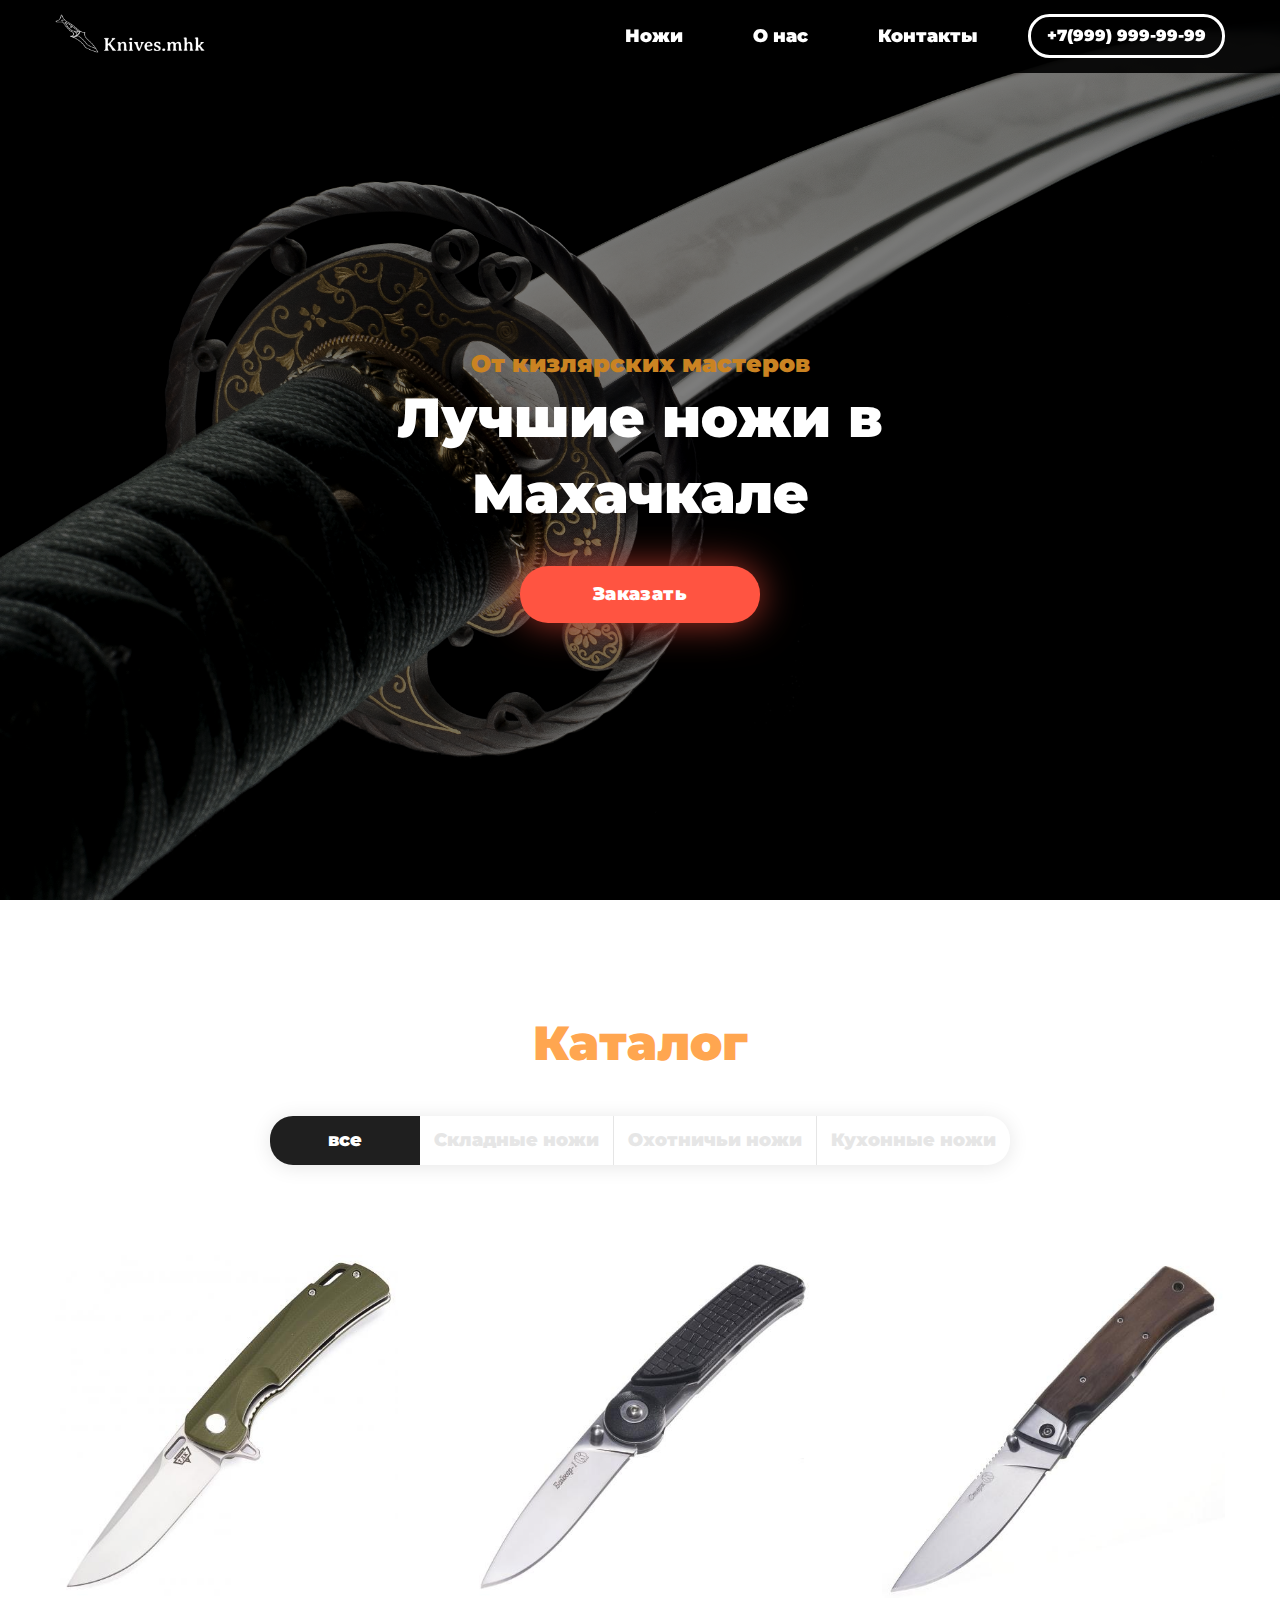
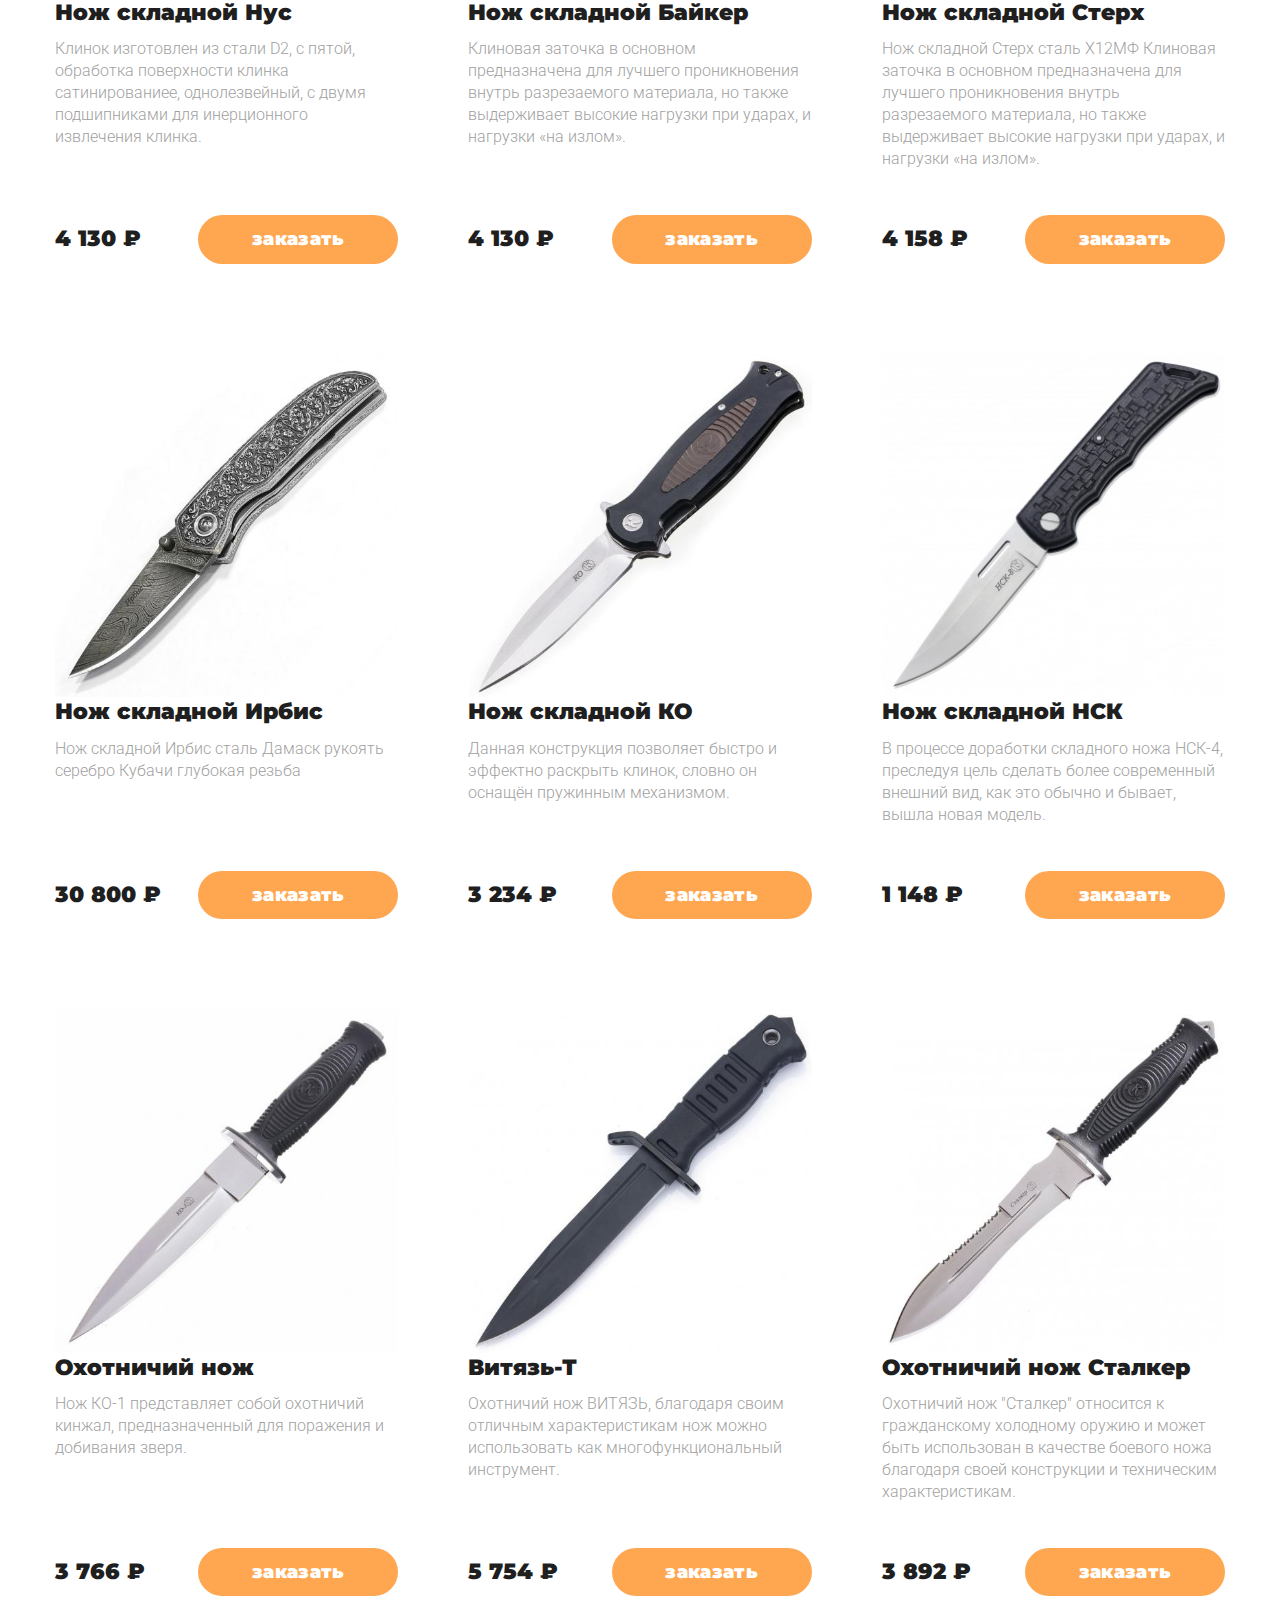
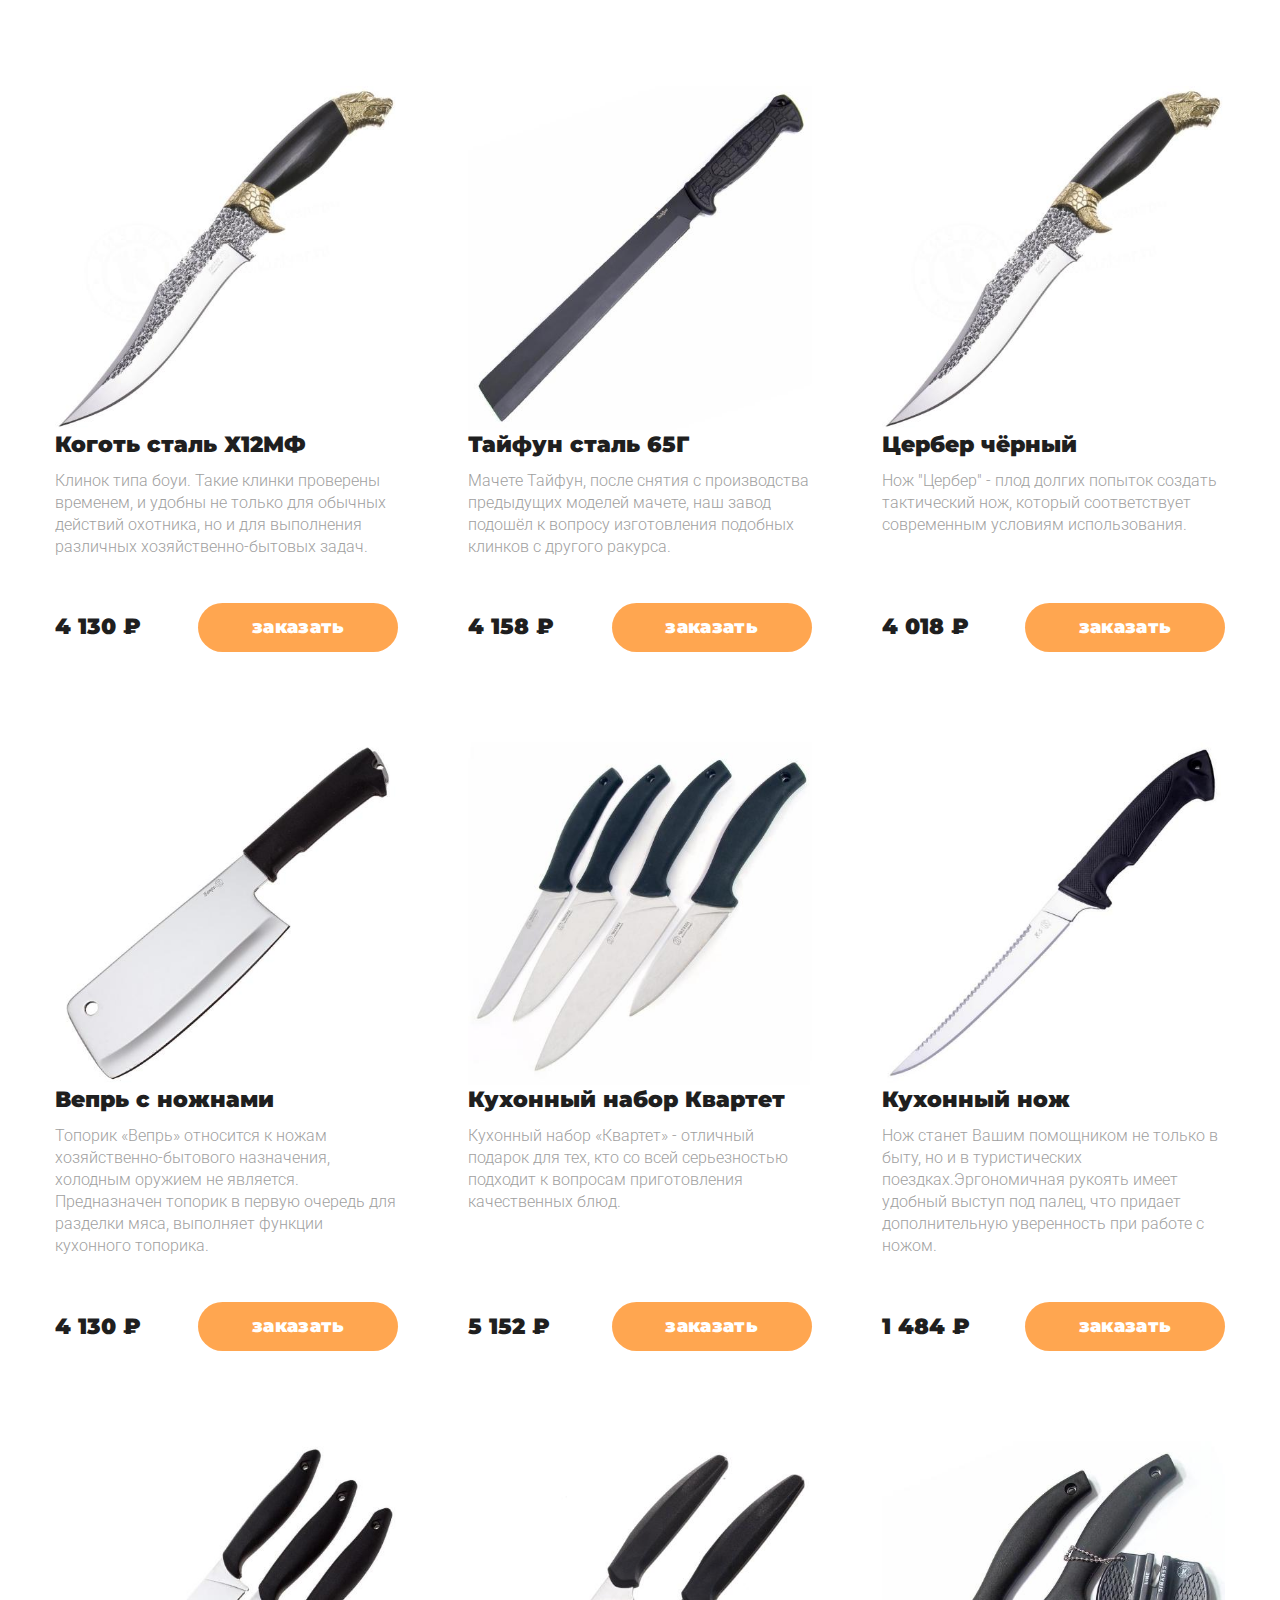
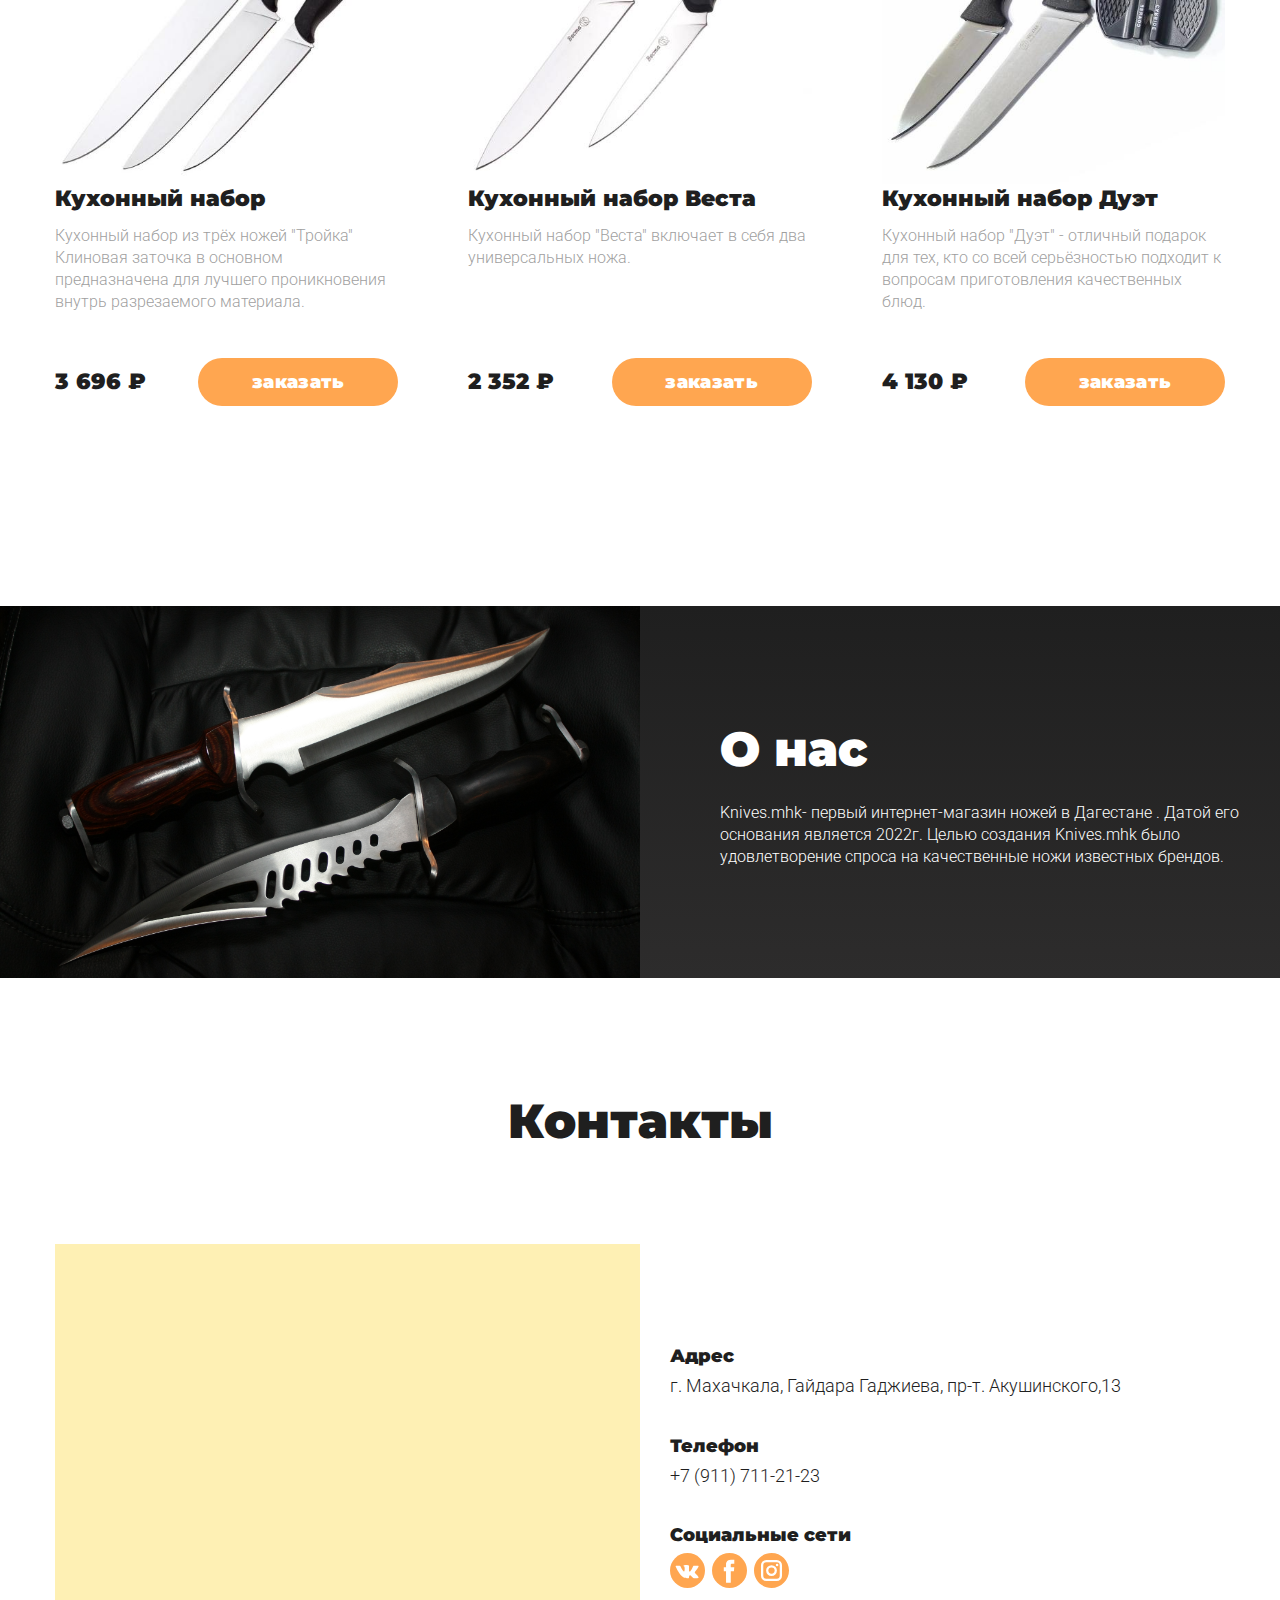
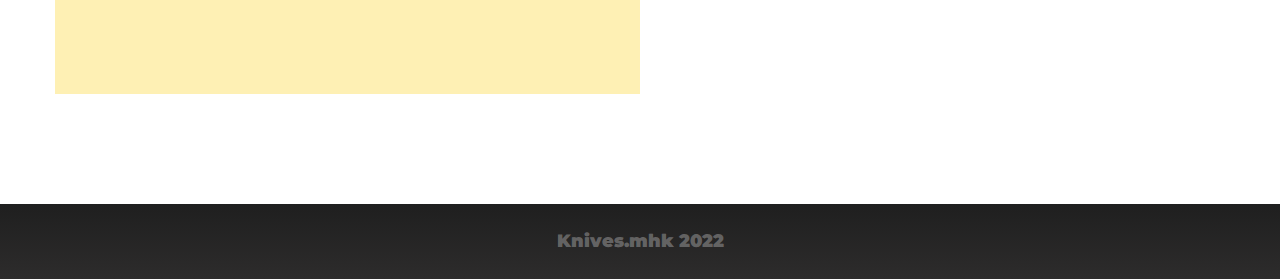
<file: index.html>
<!DOCTYPE html>
<html lang="ru">
<head>
	<meta charset="utf-8">
	<meta name="viewport" content="width=device-width, initial-scale=1">
	<link href="https://fonts.googleapis.com/css?family=Montserrat:900|Roboto:300&display=swap&subset=cyrillic" rel="stylesheet">
	<link rel="stylesheet" type="text/css" href="css/normalize.css">
	<link rel="stylesheet" type="text/css" href="css/components.css">
	<link rel="stylesheet" type="text/css" href="css/main.css">
	<link rel="stylesheet" type="text/css" href="css/header-page.css">
	<link rel="stylesheet" type="text/css" href="css/section-top.css">
	<link rel="stylesheet" type="text/css" href="css/section-about.css">
	<link rel="stylesheet" type="text/css" href="css/section-contacts.css">
	<link rel="stylesheet" type="text/css" href="css/footer-page.css">
	<link rel="stylesheet" type="text/css" href="css/popup.css">

	<title></title>
</head>
<body>

	<!-- header-page -->
		<header class="header-page">
	<div class="container header-page__container">
		<div class="header-page__start">
			<div class="logo">
				<img class="logo__img" src="img/common/logo.svg" alt="" width="150" height="43">
			</div>
		</div>
		<div class="header-page__end">
			<nav class="header-page__nav">
				<ul class="header-page__ul">
					<li class="header-page__li">
						<a class="header-page__link" href="#" data-scroll-to="section-catalog">
							<span class="header-page__text">Ножи</span>
						</a>
					</li>
					<li class="header-page__li">
						<a class="header-page__link" href="#" data-scroll-to="section-about">
							<span class="header-page__text">О нас</span>
						</a>
					</li>
					<li class="header-page__li">
						<a class="header-page__link" href="#" data-scroll-to="section-contacts">
							<span class="header-page__text">Контакты</span>
						</a>
					</li>
				</ul>
			</nav>
			<div class="phone">
				<a class="phone__item header-page__phone" href="tel:+79999999999">+7(999) 999-99-99</a>
			</div>
			<div class="header-page__hamburger">
				<button class="btn-menu" type="button" data-popup="popup-menu">
					<span class="btn-menu__box">
						<span class="btn-menu__inner"></span>
					</span>
				</button>
			</div>
		</div>
	</div>
</header>

	<!-- /.header-page -->





		<!-- section-top -->
		<section class="section-top">
			<div class="container section-top__container">
				<p class="section-top__info">От кизлярских мастеров</p>
				<h1 class="section-top__title">Лучшие ножи в Махачкале</h1>
				<div class="section-top__btn">
					<button class="btn" type="button" data-scroll-to="section-catalog">Заказать</button>
				</div>
			</div>
		</section>
		<!-- /.section-top -->


	<!-- section-catalog -->
<section class="section section-catalog">
	<div class="container">
		<header class="section__header">
			<h2 class="section__title section__title--accent">Каталог</h2>
			<nav class="catalog-nav">
				<ul class="catalog-nav__wrapper">
					<li class="catalog-nav__item">
						<button class="catalog-nav__btn is-active" type="button" data-filter="all">все</button> 
					</li>
					<li class="catalog-nav__item">
						<button class="catalog-nav__btn" type="button"  data-filter="mushrooms">Складные ножи</button>
					</li>
					<li class="catalog-nav__item">
						<button class="catalog-nav__btn" type="button"  data-filter="meat">Охотничьи ножи</button>
					</li>
					<li class="catalog-nav__item">
						<button class="catalog-nav__btn" type="button"  data-filter="cheese">Кухонные ножи</button>
					</li>
				</ul>
			</nav >
		</header>


		<div class="catalog">
			<div class="catalog__item" data-category="mushrooms">
				<div class="product catalog__product">
					<img src="img/section-catalog/Складной2.jpg" alt="" class="product__img">
					<div class="product__content">
						<h3 class="product__title">Нож складной Нуc  </h3>
						<p class="product__description">Клинок изготовлен из стали D2, с пятой, обработка поверхности клинка сатинированиее, однолезвейный, с двумя подшипниками для инерционного извлечения клинка.</p>
					</div>
					<footer class="product__footer">
						<div class="product__bottom">
							<div class="product__price">
								<span class="product__price-value">4 130</span>
								<span class="product__currency">&#8381;</span>
							</div>
							<button class="btn product__btn" type="button" data-popup="popup-order">заказать</button>
						</div>
					</footer>
				</div>
			</div>
			<div class="catalog__item" data-category="mushrooms">
				<div class="product catalog__product">
					<img src="img/section-catalog/Складной4.jpg" alt="" class="product__img">
					<div class="product__content">
						<h3 class="product__title">Нож складной Байкер</h3>
						<p class="product__description">Клиновая заточка в основном предназначена для лучшего проникновения внутрь разрезаемого материала, но также выдерживает высокие нагрузки при ударах, и нагрузки «на излом». </p>
					</div>
					<footer class="product__footer">
						<div class="product__bottom">
							<div class="product__price">
								<span class="product__price-value">4 130</span>
								<span class="product__currency">&#8381;</span>
							</div>
							<button class="btn product__btn" type="button" data-popup="popup-order">заказать</button>
						</div>
					</footer>
				</div>
			</div>
			<div class="catalog__item" data-category="mushrooms">
				<div class="product catalog__product">
					<img src="img/section-catalog/Складной1.jpg" alt="" class="product__img">
					<div class="product__content">
						<h3 class="product__title">Нож складной Стерх</h3>
						<p class="product__description">Нож складной Стерх сталь Х12МФ Клиновая заточка в основном предназначена для лучшего проникновения внутрь разрезаемого материала, но также выдерживает высокие нагрузки при ударах, и нагрузки «на излом».</p>
					</div>
					<footer class="product__footer">
						<div class="product__bottom">
							<div class="product__price">
								<span class="product__price-value">4 158</span>
								<span class="product__currency">&#8381;</span>
							</div>
							<button class="btn product__btn" type="button" data-popup="popup-order">заказать</button>
						</div>
					</footer>
				</div>
			</div>
			<div class="catalog__item" data-category="mushrooms">
				<div class="product catalog__product">
					<img src="img/section-catalog/Складной3.jpg" alt="" class="product__img">
					<div class="product__content">
						<h3 class="product__title">Нож складной Ирбис</h3>
						<p class="product__description">Нож складной Ирбис сталь Дамаск рукоять серебро 
						Кубачи глубокая резьба </p>
					</div>
					<footer class="product__footer">
						<div class="product__bottom">
							<div class="product__price">
								<span class="product__price-value">30 800</span>
								<span class="product__currency">&#8381;</span>
							</div>
							<button class="btn product__btn" type="button" data-popup="popup-order">заказать</button>
						</div>
					</footer>
				</div>
			</div>
			<div class="catalog__item" data-category="mushrooms">
				<div class="product catalog__product">
					<img src="img/section-catalog/Складной10.jpg" alt="" class="product__img">
					<div class="product__content">
						<h3 class="product__title">Нож складной КО</h3>
						<p class="product__description">Данная конструкция позволяет быстро и эффектно раскрыть клинок, словно он оснащён пружинным механизмом.</p>
					</div>
					<footer class="product__footer">
						<div class="product__bottom">
							<div class="product__price">
								<span class="product__price-value">3 234</span>
								<span class="product__currency">&#8381;</span>
							</div>
							<button class="btn product__btn" type="button" data-popup="popup-order">заказать</button>
						</div>
					</footer>
				</div>
			</div>
			<div class="catalog__item" data-category="mushrooms">
				<div class="product catalog__product">
					<img src="img/section-catalog/Складной8.jpg" alt="" class="product__img">
					<div class="product__content">
						<h3 class="product__title">Нож складной НСК</h3>
						<p class="product__description"> В процессе доработки складного ножа НСК-4, преследуя цель сделать более современный внешний вид, как это обычно и бывает, вышла новая модель.</p>
					</div>
					<footer class="product__footer">
						<div class="product__bottom">
							<div class="product__price">
								<span class="product__price-value">1 148</span>
								<span class="product__currency">&#8381;</span>
							</div>
							<button class="btn product__btn" type="button" data-popup="popup-order">заказать</button>
						</div>
					</footer>
				</div>
			</div>
			<div class="catalog__item" data-category="meat">
				<div class="product catalog__product">
					<img src="img/section-catalog/Охотничьи1.jpg" alt="" class="product__img">
					<div class="product__content">
						<h3 class="product__title">Охотничий нож </h3>
						<p class="product__description">Нож КО-1 представляет собой охотничий кинжал, 
						предназначенный для поражения и добивания зверя. </p>
					</div>
		 
						<div class="product__bottom">
							<div class="product__price">
								<span class="product__price-value">3 766</span>
								<span class="product__currency">&#8381;</span>
							</div>
							<button class="btn product__btn" type="button" data-popup="popup-order">заказать</button>
						</div>
					</footer>
				</div>
			</div>
			<div class="catalog__item" data-category="meat">
				<div class="product catalog__product">
					<img src="img/section-catalog/Охотничьи2.jpg" alt="" class="product__img">
					<div class="product__content">
						<h3 class="product__title">Витязь-Т</h3>
						<p class="product__description">Охотничий нож ВИТЯЗЬ, благодаря своим отличным 
						характеристикам нож можно использовать как многофункциональный инструмент. </p>
					</div>
					<footer class="product__footer">
						<div class="product__bottom">
							<div class="product__price">
								<span class="product__price-value">5 754 </span>
								<span class="product__currency">&#8381;</span>
							</div>
							<button class="btn product__btn" type="button" data-popup="popup-order">заказать</button>
						</div>
					</footer>
				</div>
			</div>
			<div class="catalog__item" data-category="meat">
				<div class="product catalog__product">
					<img src="img/section-catalog/Охотничьи5.jpg" alt="" class="product__img">
					<div class="product__content">
						<h3 class="product__title">Охотничий нож Сталкер</h3>
						<p class="product__description">Охотничий нож "Сталкер" относится к гражданскому холодному оружию и может быть использован в качестве боевого ножа благодаря своей конструкции и техническим характеристикам.
						 </p>
					</div>
					<footer class="product__footer">
						<div class="product__bottom">
							<div class="product__price">
								<span class="product__price-value">3 892</span>
								<span class="product__currency">&#8381;</span>
							</div>
							<button class="btn product__btn" type="button" data-popup="popup-order">заказать</button>
						</div>
					</footer>
				</div>
			</div>
			 <div class="catalog__item" data-category="meat">
				<div class="product catalog__product">
					<img src="img/section-catalog/Охотничьи8.jpg" alt="" class="product__img">
					<div class="product__content">
						<h3 class="product__title">Коготь сталь Х12МФ </h3>
						<p class="product__description">Клинок типа боуи. Такие клинки проверены временем, и удобны не только для обычных действий охотника, но и для выполнения различных хозяйственно-бытовых задач. </p>
					</div>
					<footer class="product__footer">
						<div class="product__bottom">
							<div class="product__price">
								<span class="product__price-value">4 130</span>
								<span class="product__currency">&#8381;</span>
							</div>
							<button class="btn product__btn" type="button" data-popup="popup-order">заказать</button>
						</div>
					</footer>
				</div>
			</div>
			 <div class="catalog__item" data-category="meat">
				<div class="product catalog__product">
					<img src="img/section-catalog/Охотничьи9.jpg" alt="" class="product__img">
					<div class="product__content">
						<h3 class="product__title">Тайфун сталь 65Г</h3>
						<p class="product__description">Мачете Тайфун, после снятия с производства предыдущих моделей мачете, наш завод подошёл к вопросу изготовления подобных клинков с другого ракурса. </p>
					</div>
					<footer class="product__footer">
						<div class="product__bottom">
							<div class="product__price">
								<span class="product__price-value">4 158</span>
								<span class="product__currency">&#8381;</span>
							</div>
							<button class="btn product__btn" type="button" data-popup="popup-order">заказать</button>
						</div>
					</footer>
				</div>
			</div>
			 <div class="catalog__item" data-category="meat">
				<div class="product catalog__product">
					<img src="img/section-catalog/Охотничьи8.jpg" alt="" class="product__img">
					<div class="product__content">
						<h3 class="product__title">Цербер чёрный</h3>
						<p class="product__description">Нож "Цербер" - плод долгих попыток создать тактический нож, который соответствует современным условиям использования. </p>
					</div>
					<footer class="product__footer">
						<div class="product__bottom">
							<div class="product__price">
								<span class="product__price-value">4 018</span>
								<span class="product__currency">&#8381;</span>
							</div>
							<button class="btn product__btn" type="button" data-popup="popup-order">заказать</button>
						</div>
					</footer>
				</div>
			</div>
			 <div class="catalog__item" data-category="cheese">
				<div class="product catalog__product">
					<img src="img/section-catalog/Кухонный3.jpg" alt="" class="product__img">
					<div class="product__content">
						<h3 class="product__title">Вепрь с ножнами</h3>
						<p class="product__description">Топорик «Вепрь» относится к ножам хозяйственно-бытового назначения, холодным оружием не является. Предназначен топорик в первую очередь для разделки мяса, выполняет функции кухонного топорика. </p>
					</div>
					<footer class="product__footer">
						<div class="product__bottom">
							<div class="product__price">
								<span class="product__price-value">4 130</span>
								<span class="product__currency">&#8381;</span>
							</div>
							<button class="btn product__btn" type="button" data-popup="popup-order">заказать</button>
						</div>
					</footer>
				</div>
			</div>
			 <div class="catalog__item" data-category="cheese">
				<div class="product catalog__product">
					<img src="img/section-catalog/Кухонный5.jpg" alt="" class="product__img">
					<div class="product__content">
						<h3 class="product__title">Кухонный набор Квартет </h3>
						<p class="product__description">Кухонный набор «Квартет» - отличный подарок для тех, кто со всей серьезностью подходит к вопросам приготовления качественных блюд. </p>
					</div>
					<footer class="product__footer">
						<div class="product__bottom">
							<div class="product__price">
								<span class="product__price-value">5 152</span>
								<span class="product__currency">&#8381;</span>
							</div>
							<button class="btn product__btn" type="button" data-popup="popup-order">заказать</button>
						</div>
					</footer>
				</div>
			</div>
			 <div class="catalog__item" data-category="cheese">
				<div class="product catalog__product">
					<img src="img/section-catalog/Кухонные1.jpg" alt="" class="product__img">
					<div class="product__content">
						<h3 class="product__title">Кухонный  нож </h3>
						<p class="product__description">Нож станет Вашим помощником не только в быту, но и в туристических поездках.Эргономичная рукоять имеет удобный выступ под палец, что придает дополнительную уверенность при работе с ножом. </p>
					</div>
					<footer class="product__footer">
						<div class="product__bottom">
							<div class="product__price">
								<span class="product__price-value">1 484</span>
								<span class="product__currency">&#8381;</span>
							</div>
							<button class="btn product__btn" type="button" data-popup="popup-order">заказать</button>
						</div>
					</footer>
				</div>
			</div>
			 <div class="catalog__item" data-category="cheese">
				<div class="product catalog__product">
					<img src="img/section-catalog/Кухонный4.jpg" alt="" class="product__img">
					<div class="product__content">
						<h3 class="product__title">Кухонный набор</h3>
						<p class="product__description">Кухонный набор из трёх ножей "Тройка"  Клиновая заточка в основном предназначена для лучшего проникновения внутрь разрезаемого материала.</p>
					</div>
					<footer class="product__footer">
						<div class="product__bottom">
							<div class="product__price">
								<span class="product__price-value">3 696</span>
								<span class="product__currency">&#8381;</span>
							</div>
							<button class="btn product__btn" type="button" data-popup="popup-order">заказать</button>
						</div>
					</footer>
				</div>
			</div>
			 <div class="catalog__item" data-category="cheese">
				<div class="product catalog__product">
					<img src="img/section-catalog/Кухонные5.jpg" alt="" class="product__img">
					<div class="product__content">
						<h3 class="product__title">Кухонный набор Веста</h3>
						<p class="product__description">Кухонный набор "Веста" включает в себя два универсальных ножа.  </p>
					</div>
					<footer class="product__footer">
						<div class="product__bottom">
							<div class="product__price">
								<span class="product__price-value">2 352</span>
								<span class="product__currency">&#8381;</span>
							</div>
							<button class="btn product__btn" type="button" data-popup="popup-order">заказать</button>
						</div>
					</footer>
				</div>
			</div>
			 <div class="catalog__item" data-category="cheese">
				<div class="product catalog__product">
					<img src="img/section-catalog/Кухонный2.jpg" alt="" class="product__img">
					<div class="product__content">
						<h3 class="product__title">Кухонный набор Дуэт</h3>
						<p class="product__description">Кухонный набор "Дуэт" - отличный подарок для тех, кто со всей серьёзностью подходит к вопросам приготовления качественных блюд. </p>
					</div>
					<footer class="product__footer">
						<div class="product__bottom">
							<div class="product__price">
								<span class="product__price-value">4 130</span>
								<span class="product__currency">&#8381;</span>
							</div>
							<button class="btn product__btn" type="button" data-popup="popup-order">заказать</button>
						</div>
					</footer>
				</div>
			</div>
		</div>
	</div>
</section>
<!-- /.section-catalog -->

<!-- section-about -->
<section class="section section-about">
	<img src="img/section-about/bg3.jpg" alt="" class="section-about__img">
	<div class="container section-about__container">
		<div class="section-about__content">
			<h2 class="page-title section-about__title">О нас</h2>
			<p class="section-about__text">Knives.mhk- первый интернет-магазин ножей в Дагестане . Датой его основания является 2022г. Целью создания Knives.mhk было удовлетворение спроса на качественные ножи известных брендов.</p>
		</div>
	</div>
</section>
<!-- /.section-about -->
	<!-- section-contacts -->
<section class="section section-contacts">
	<div class="container section-contacts__container">
		<header class="section__header">
			<h2 class="section__title sectoin-contacts__title">Контакты</h2>
		</header>
		<div class="contacts">
			<div class="contacts__start">
				<div class="contacts__map" id="ymap"></div>
			</div>
			<div class="contacts__end">
				<div class="contacts__item">
					<h3 class="contacts__title">Адрес</h3>
					<p class="contacts__text">г. Махачкала, Гайдара Гаджиева, пр-т. Акушинского,13</p>
				</div>
				<div class="contacts__item">
					<h3 class="contacts__title">Телефон</h3>
					<p class="contacts__text">
						<a class="contacts__phone" href="tel:+79117112123">+7 (911) 711-21-23</a>
					</p>
				</div>
				<div class="contacts__item">
					<h3 class="contacts__title">Социальные сети</h3>
					<ul class="socials">
						<li class="socials__item">
							<a href="#" class="socials__link" target="_blank">
								<svg class="socials__icon socials__icon--vk" xmlns="http://www.w3.org/2000/svg" viewBox="0 0 112.2 112.2" width="35" height="35">
									<g>
										<circle cx="56.1" cy="56.1" r="56.1" />
										<path class="socials__logo" d="M54,80.7h4.4a3.33,3.33,0,0,0,2-.9,3.37,3.37,0,0,0,.6-1.9s-.1-5.9,2.7-6.8,6.2,5.7,9.9,8.2c2.8,1.9,4.9,1.5,4.9,1.5l9.8-.1s5.1-.3,2.7-4.4c-.2-.3-1.4-3-7.3-8.5-6.2-5.7-5.3-4.8,2.1-14.7,4.5-6,6.3-9.7,5.8-11.3s-3.9-1.1-3.9-1.1l-11.1.1a2.32,2.32,0,0,0-1.4.3,3.58,3.58,0,0,0-1,1.2A60,60,0,0,1,70,50.9c-4.9,8.4-6.9,8.8-7.7,8.3-1.9-1.2-1.4-4.9-1.4-7.5,0-8.1,1.2-11.5-2.4-12.4a17.68,17.68,0,0,0-5.2-.5c-4,0-7.3,0-9.2.9-1.3.6-2.2,2-1.6,2.1a5.05,5.05,0,0,1,3.3,1.6c1.1,1.5,1.1,5,1.1,5s.7,9.6-1.5,10.7c-1.5.8-3.5-.8-7.9-8.4a67.05,67.05,0,0,1-4-8.2,2.82,2.82,0,0,0-.9-1.2,5.13,5.13,0,0,0-1.7-.7l-10.5.1s-1.6,0-2.2.7,0,1.9,0,1.9,8.2,19.3,17.6,29c8.5,9,18.2,8.4,18.2,8.4Z" />
									</g>
								</svg>
							</a>
						</li>
						<li class="socials__item">
							<a href="#" class="socials__link" target="_blank">
								<svg class="socials__icon socials__icon--fb" xmlns="http://www.w3.org/2000/svg" viewBox="0 0 112.2 112.2" width="35" height="35">
									<g>
										<circle cx="56.1" cy="56.1" r="56.1" />
										<path class="socials__logo" d="M70.2,58.3h-10V95H45V58.3H37.8V45.4H45V37.1c0-6,2.8-15.3,15.3-15.3H71.5V34.3H63.3c-1.3,0-3.2.7-3.2,3.5v7.6H71.4Z" />
									</g>
								</svg>
							</a>
						</li>
						<li class="socials__item">
							<a href="#" class="socials__link" target="_blank">
								<svg class="socials__icon socials__icon--inst" xmlns="http://www.w3.org/2000/svg" viewBox="0 0 512 512" width="35" height="35">
									<g>
										<path d="M332.3,136.2H179.7a44.21,44.21,0,0,0-44.2,44.2V333a44.21,44.21,0,0,0,44.2,44.2H332.3A44.21,44.21,0,0,0,376.5,333V180.4A44.21,44.21,0,0,0,332.3,136.2ZM256,336a79.3,79.3,0,1,1,79.3-79.3A79.42,79.42,0,0,1,256,336Zm81.9-142.2A18.8,18.8,0,1,1,356.7,175,18.78,18.78,0,0,1,337.9,193.8Z" />
										<path d="M256,210.9a45.8,45.8,0,1,0,45.8,45.8A45.86,45.86,0,0,0,256,210.9Z" />
										<path d="M256,0C114.6,0,0,114.6,0,256S114.6,512,256,512,512,397.4,512,256,397.4,0,256,0ZM410,333a77.78,77.78,0,0,1-77.7,77.7H179.7A77.78,77.78,0,0,1,102,333V180.4a77.84,77.84,0,0,1,77.7-77.7H332.3A77.84,77.84,0,0,1,410,180.4Z" />
									</g>
								</svg>
							</a>
						</li>
					</ul>
				</div>
			</div>
		</div>
	</div>
</section>
<!-- /.section-contacts -->


<!-- footer-page -->
<footer class="footer-page">
	<div class="container">
		<div class="footer-page__text">Knives.mhk 2022</div>
	</div>
</footer>
<!-- /.footer-page -->

<!-- popup-menu -->
<div class="popup popup-menu">
	<div class="popup__wrapper">
		<div class="popup__inner">
			<div class="popup__content popup__content--fluid popup__content--centered">
				<button class="btn-close popup__btn-close popup-close"></button>
				<nav class="mobile-menu popup__mobile-menu">
					<ul class="mobile-menu__ul">
						<li class="mobile-menu__li">
							<a class="mobile-menu__link popup-close" href="#" data-scroll-to="section-catalog">Ножи</a>
						</li>
						<li class="mobile-menu__li">
							<a class="mobile-menu__link popup-close" href="#" data-scroll-to="section-about">О нас</a>
						</li>
						<li class="mobile-menu__li">
							<a class="mobile-menu__link popup-close" href="#" data-scroll-to="section-contacts">Контакты</a>
						</li>
					</ul>
				</nav>
				<div class="phone popup__phone">
					<a class="phone__item phone__item--accent" href="tel:+79999999999">+7 (999) 999-99-99</a>
				</div>
				<ul class="socials">
					<li class="socials__item">
						<a href="#" class="socials__link" target="_blank">
							<svg class="socials__icon socials__icon--vk" xmlns="http://www.w3.org/2000/svg" viewBox="0 0 112.2 112.2" width="35" height="35">
								<g>
									<circle cx="56.1" cy="56.1" r="56.1" />
									<path class="socials__logo" d="M54,80.7h4.4a3.33,3.33,0,0,0,2-.9,3.37,3.37,0,0,0,.6-1.9s-.1-5.9,2.7-6.8,6.2,5.7,9.9,8.2c2.8,1.9,4.9,1.5,4.9,1.5l9.8-.1s5.1-.3,2.7-4.4c-.2-.3-1.4-3-7.3-8.5-6.2-5.7-5.3-4.8,2.1-14.7,4.5-6,6.3-9.7,5.8-11.3s-3.9-1.1-3.9-1.1l-11.1.1a2.32,2.32,0,0,0-1.4.3,3.58,3.58,0,0,0-1,1.2A60,60,0,0,1,70,50.9c-4.9,8.4-6.9,8.8-7.7,8.3-1.9-1.2-1.4-4.9-1.4-7.5,0-8.1,1.2-11.5-2.4-12.4a17.68,17.68,0,0,0-5.2-.5c-4,0-7.3,0-9.2.9-1.3.6-2.2,2-1.6,2.1a5.05,5.05,0,0,1,3.3,1.6c1.1,1.5,1.1,5,1.1,5s.7,9.6-1.5,10.7c-1.5.8-3.5-.8-7.9-8.4a67.05,67.05,0,0,1-4-8.2,2.82,2.82,0,0,0-.9-1.2,5.13,5.13,0,0,0-1.7-.7l-10.5.1s-1.6,0-2.2.7,0,1.9,0,1.9,8.2,19.3,17.6,29c8.5,9,18.2,8.4,18.2,8.4Z" />
								</g>
							</svg>
						</a>
					</li>
					<li class="socials__item">
						<a href="#" class="socials__link" target="_blank">
							<svg class="socials__icon socials__icon--fb" xmlns="http://www.w3.org/2000/svg" viewBox="0 0 112.2 112.2" width="35" height="35">
								<g>
									<circle cx="56.1" cy="56.1" r="56.1" />
									<path class="socials__logo" d="M70.2,58.3h-10V95H45V58.3H37.8V45.4H45V37.1c0-6,2.8-15.3,15.3-15.3H71.5V34.3H63.3c-1.3,0-3.2.7-3.2,3.5v7.6H71.4Z" />
								</g>
							</svg>
						</a>
					</li>
					<li class="socials__item">
						<a href="#" class="socials__link" target="_blank">
							<svg class="socials__icon socials__icon--inst" xmlns="http://www.w3.org/2000/svg" viewBox="0 0 512 512" width="35" height="35">
								<g>
									<path d="M332.3,136.2H179.7a44.21,44.21,0,0,0-44.2,44.2V333a44.21,44.21,0,0,0,44.2,44.2H332.3A44.21,44.21,0,0,0,376.5,333V180.4A44.21,44.21,0,0,0,332.3,136.2ZM256,336a79.3,79.3,0,1,1,79.3-79.3A79.42,79.42,0,0,1,256,336Zm81.9-142.2A18.8,18.8,0,1,1,356.7,175,18.78,18.78,0,0,1,337.9,193.8Z" />
									<path d="M256,210.9a45.8,45.8,0,1,0,45.8,45.8A45.86,45.86,0,0,0,256,210.9Z" />
									<path d="M256,0C114.6,0,0,114.6,0,256S114.6,512,256,512,512,397.4,512,256,397.4,0,256,0ZM410,333a77.78,77.78,0,0,1-77.7,77.7H179.7A77.78,77.78,0,0,1,102,333V180.4a77.84,77.84,0,0,1,77.7-77.7H332.3A77.84,77.84,0,0,1,410,180.4Z" />
								</g>
							</svg>
						</a>
					</li>
				</ul>
			</div>
		</div>
	</div>
</div>
<!-- /.popup-menu -->

<!-- popup-order -->
<div class="popup popup-order">
	<div class="popup__wrapper">
		<div class="popup__inner">
			<div class="popup__content">
				<button class="btn-close popup__btn-close popup-close"></button>
				<h2 class="page-title popup__title">Заполните форму</h2>
				<p class="popup__subtitle popup__subtitle--order">Мы отправим товар в течении 3 рабочих дней</p>
				<div class="order">
					<img class="order__img" src="img/section-catalog/Складной2.jpg" alt="">
					<h3 class="order__title">
						<span class="order-product-title" >Нож складной Нус </span>
						<span class="order-product-price" >4130</span> &#8381;
					</h3>
					<form class="form">
						<input class="order-info-title" type="hidden" name="пицца">
						<input class="order-info-price" type="hidden" name="цена">
						<input class="form__input" type="text" name="имя" placeholder="Имя" required>
						<input class="form__input" type="text" name="телефон" placeholder="Телефон" required>
						<input class="form__input" type="text" name="адрес" placeholder="Адрес" required>
						<select class="form__input" name="оплата">
							<option value="Оплата наличными">Оплата наличными</option>
							<option value="Оплата картой">Оплата картой</option>
						</select>
						<button class="btn form__btn" type="submit">Отправить</button>
					</form>
				</div>
			</div>
		</div>
	</div>
</div>
<!-- /.popup-order -->
<!-- popup-thanks -->
<div class="popup popup-thanks">
	<div class="popup__wrapper">
		<div class="popup__inner">
			<div class="popup__content">
				<button class="btn-close popup__btn-close popup-close"></button>
				<h2 class="page-title popup__title">Успешно отправлено</h2>
				<p class="popup__subtitle">Мы уже начали упаковывать ваш товар</p>
			</div>
		</div>
	</div>
</div>
<!-- /.popup-thanks -->

<!-- popup-error -->
<div class="popup popup-error ">
	<div class="popup__wrapper">
		<div class="popup__inner">
			<div class="popup__content">
				<button class="btn-close popup__btn-close popup-close"></button>
				<h2 class="page-title popup__title">Произошла ошибка</h2>
				<p class="popup__subtitle">Пожалуйста, сделайте заказ по номеру <a class="popup__link" href="+79999999999">+7 (999) 999-99-99</a></p>
			</div>
		</div>
	</div>
</div>
<!-- /.popup-error -->

<script src="https://api-maps.yandex.ru/2.1/?lang=en_RU" type="text/javascript"></script>

 <script src="js/myLib.js"></script>
	<script src="js/header.js"></script>
	<script src="js/popup.js"></script>
	<script src="js/scrollTo.js"></script>
	<script src="js/catalog.js"></script>
	<script src="js/product.js"></script>
	<script src="js/map.js"></script>
</body>
</html>
</file>
<file: css/components.css>
/* btn start */
.btn {
  background-color: #ff5441;
  color: #fff;
  display: inline-block;
  padding: 18px 20px;
  width: 240px;
  max-width: 100%;
  border-radius: 28px;
  font-family: 'Montserrat', sans-serif;
  font-weight: 900;
  font-size: 18px;
  border: 0;
  cursor: pointer;
  text-align: center;
  letter-spacing: .02em;
  box-shadow: 0px 0px 38px 0px rgba(212, 66, 50, 0.8);
  transition: background .2s;
}

.btn:hover {
  background: #ec4b38;
}

.btn:active {
  opacity: 0.8;
  transform: scale(.95);
}

@media (max-width: 576px) {
  .btn {
    font-size: 16px;
    padding: 16px 20px;
    width: 220px;
  }
}
/* btn end */



/* container start */
.container {
  padding: 0 15px;
  width: 1200px;
  max-width: 100%;
  margin: 0 auto;
}
/* container end */

/* phone start */
.phone__item {
  font-family: 'Montserrat', sans-serif;
  font-weight: 900;
  color: #fff;
  text-decoration: none;
  display: inline-block;
  border: 3px solid #fff;
  padding: 8px 16px;
  border-radius: 21.5px;
  transition: background .2s, opacity .2s;
}

.phone__item--accent{
  border-color: #ffa650;
  color: #ffa650;
}

.phone__item:hover {
  color: #1f1f1f;
  background: #fff;
}
  .phone__item--accent:hover{
  border-color: #ffa650;
  color: #fff;
}

.phone__item:active {
  opacity: 0.8;
}
/* phone end */

/* btn-menu start */
.btn-menu {
  background: none;
  border-radius: 0;
  cursor: pointer;
  display: inline-block;
  padding: 15px;
  border: 0;
}

.btn-menu__box {
  display: inline-block;
  width: 40px;
  height: 24px;
}

.btn-menu__inner::before,
.btn-menu__inner::after,
.btn-menu__inner {
  background: #fff;
  width: 100%;
  height: 4px;
  border-radius: 5px;
}

.btn-menu__inner {
  display: block;
  top: 50%;
  position: relative;
}

.btn-menu__inner::before,
.btn-menu__inner::after {
  content: '';
  position: absolute;
  left: 0;
}

.btn-menu__inner::before {
  top: -10px;
}

.btn-menu__inner::after {
  bottom: -10px;
}
/* btn-menu end */

.section {
  padding: 110px 0;
}

@media (max-width: 576px) {
  .section {
    padding: 90px 0;
  }
}

.section__title {
  font-size: 48px;
  text-align: center;
  margin: 0 auto 40px;
  font-family: 'Montserrat', sans-serif;
  font-weight: 900;
}

.section__title--accent {
  color: #ffa650;
}

@media (max-width: 576px) {
  .section__title {
    font-size: 36px;
  }
}

.section__header {
  margin-bottom: 90px;
}

/* section end */

/* page-title start */
.page-title{
  font-size: 48px;
  text-align: center;
  margin: 0 auto 40px;
  font-family:'Montserrat', sans-serif;
  font-weight: 900;
}

.page-title--accent{
  color: #ffa650;
}

@media (max-width: 576px){
  .page-title{
    font-size: 36px;
  }
}
/* page-title end */

/* catalog-nav start */
.catalog-nav {
  display: flex;
  justify-content: center;
}

.catalog-nav__wrapper {
  list-style: none;
  margin: 0;
  padding: 0;
  display: flex;
  box-shadow: 0px 2px 20px 0px rgba(0, 0, 0, 0.1);
  border-radius: 23px;
  overflow: hidden;
}

.catalog-nav__btn {
  padding: 0;
  border: 0;
  background-color: transparent;
  cursor: pointer;
  display: inline-block;
  text-align: center;
  padding: 14px;
  min-width: 150px;
  font-size: 18px;
  font-family: 'Montserrat', sans-serif;
  font-weight: 900;
  color: #e6e6e6;
  border-right: 1px solid #e5e5e5;
  transition: border .2s, background .2s, color .2s;
}

.catalog-nav__btn.is-active {
  background: #1f1f1f;
  color: #fff;
  border-color: #1f1f1f;
}

.catalog-nav__btn:not(.is-active):hover {
  background: #ffa650;
  color: #fff;
  border-right-color: #ffa650;
}

.catalog-nav__item:last-of-type .catalog-nav__btn {
  border-right: 0;
}

@media (max-width: 767px) {
  .catalog-nav {
    width: 500px;
    max-width: 100%;
    margin: 0 auto;
  }

  .catalog-nav__wrapper {
    flex-wrap: wrap;
    width: 100%;
    border-radius: 10px;
  }

  .catalog-nav__item {
    width: 50%;
    flex-grow: 1;
  }

  .catalog-nav__btn {
    min-width: 0;
    width: 100%;
    border-top: 1px solid #e5e5e5;
  }

  .catalog-nav__item:nth-of-type(1) .catalog-nav__btn,
  .catalog-nav__item:nth-of-type(2) .catalog-nav__btn {
    border-top: 0;
  }

  .catalog-nav__item:nth-of-type(even) .catalog-nav__btn {
    border-right: 0;
  }
}

/* catalog-nav end */

/* catalog start */
.catalog {
  display: flex;
  flex-wrap: wrap;
  margin: 0 -35px;
}

.catalog__item {
  width: calc(100% / 3);
  margin-bottom: 90px;
  padding: 0 35px;
  position: relative;
}

.catalog__item::before {
  content: '';
  background: #f7f7f7;
  position: absolute;
  left: 0;
  top: 0;
  width: 3px;
  hei
  ght: 100%;
  transform: translateX(-50%);
}

.catalog__item:nth-of-type(3n + 1)::before {
  content: none;
}

@media (max-width: 1250px) {
  .catalog {
    margin: 0 -20px;
  }

  .catalog__item {
    padding-left: 20px;
    padding-right: 20px;
  }
}

@media (max-width: 992px) {
  .catalog__item {
    width: 50%;
  }

  .catalog__item:nth-of-type(even)::before {
    content: '';
  }

  .catalog__item:nth-of-type(odd)::before {
    content: none;
  }
}

@media (max-width: 767px) {
  .catalog__item {
    width: 100%;
    margin-bottom: 50px;
  }

  .catalog__item:nth-of-type(n)::before {
    content: none;
  }

  .catalog__product {
    width: 350px;
    max-width: 100%;
    margin: 0 auto;
    border-bottom: 2px solid #f7f7f7;
    padding-bottom: 50px;
  }

  .catalog__item:last-of-type {
    margin-bottom: 0;
  }

  .catalog__item:last-of-type .catalog__product {
    border-bottom: 0;
    padding-bottom: 0;
  }
}
/* catalog end */
 /* product start */
.product {
  display: flex;
  flex-direction: column;
  height: 100%;
}

.product__img {
  display: block;
  margin: 0 auto px;
}

.product__title {
  margin: 0 0 10px;
  font-family: 'Montserrat', sans-serif;
  font-weight: 900;
  font-size: 22px;
}

.product__description {
  margin: 0;
  color: #9f9f9f;
}

.product__content {
  margin-bottom: 45px;
  flex-grow: 1;
}

.product__sizes {
  display: flex;
  justify-content: space-between;
  margin-bottom: 30px;
  border-radius: 21px;
  overflow: hidden;
  box-shadow: 0px 2px 20px 0px rgba(0, 0, 0, 0.05);
}

.product__size {
  border: 0;
  background-color: transparent;
  cursor: pointer;
  display: inline-block;
  text-align: center;
  color: #e6e6e6;
  font-family: 'Montserrat', sans-serif;
  font-weight: 900;
  padding: 13px 33px;
  border-radius: 21px;
}

.product__size.is-active {
  color: #a2a2a2;
  box-shadow: 0px 0px 20px 0px rgba(0, 0, 0, 0.08);
}

.product__price {
  font-family: 'Montserrat', sans-serif;
  font-size: 22px;
  font-weight: 900;
}

.product__bottom {
  display: flex;
  align-items: center;
  justify-content: space-between;
}

.product__btn {
  box-shadow: none;
  background: #ffa650;
  width: 200px;
  padding: 14px 20px;
}

.product__btn:hover {
  background: #ff7c21;
}

@media (min-width: 993px) and (max-width: 1200px) {
  .product__size {
    padding: 13px 25px;
  }
}

@media (max-width: 370px) {
  .product__size {
    padding: 13px 25px;
  }
}

@media (max-width: 370px) {
  .product__price {
    font-size: 18px;
  }
}
/* product end */

/* socials start */
.socials {
  list-style: none;
  margin: 0;
  padding: 0;
  display: flex;
}

.socials__item {
  margin-right: 7px;
}

.socials__link {
  display: inline-block;
}

.socials__icon {
  fill: #ffa650;
  width: 35px;
  height: 35px;
  transition: fill .2s, opacity .2s;
}

.socials__icon--vk:hover {
  fill: #5078A5;
}

.socials__icon--fb:hover {
  fill: #3E58A1;
}

.socials__icon--inst:hover {
  fill: #E6369C;
}

.socials__icon:active {
  opacity: .7;
}

.socials__logo {
  fill: #fff;
}

@media (max-width: 767px) {
  .socials__item {
    margin-right: 15px;
  }

  .socials__icon {
    width: 45px;
    height: 45px;
  }
}
/* socials end */

/* btn-close start */
.btn-close {
  position: relative;
  border: none;
  cursor: pointer;
  background: none;
  padding: 0;
  width: 50px;
  height: 50px;
  display: inline-block;
  transition: transform .2s, opacity .2s;
}

.btn-close:hover {
  transform: scale(1.1);
}

.btn-close:active {
  transform: scale(.9);
  opacity: .8;
}



.btn-close::before,
.btn-close::after {
  content: '';
  background: #d2d2d2;
  height: 40px;
  width: 3px;
  position: absolute;
  border-radius: 10px;
  top: 50%;
}

.btn-close::before {
  transform: translateY(-50%) rotate(45deg);
}

.btn-close::after {
  transform: translateY(-50%) rotate(-45deg);
}
/* btn-close end */

/* mobile-menu start */
.mobile-menu {
  width: 100%;
}

.mobile-menu__ul {
  list-style: none;
  margin: 0;
  padding: 0;
}

.mobile-menu__link {
  text-decoration: none;
  padding: 20px 0;
  display: block;
  font-family: 'Montserrat', sans-serif;
  font-size: 24px;
  color: inherit;
  font-weight: 900;
  text-align: center;
  transition: background .2s, color .2s, opacity .2s;
}

.mobile-menu__link:hover {
  background: #ffa650;
  color: #fff;
}

.mobile-menu__link:active {
  opacity: .8;
}

@media (max-width: 767px) {
  .mobile-menu__link {
    font-size: 20px;
  }
}
/* mobile-menu end */

/* order start */
.order {
  max-width: 310px;
  margin: 0 auto;
}

.order__img {
  width: 186px;
  display: block;
  margin: 0 auto 10px;
}

.order__title {
  font-family: 'Montserrat', sans-serif;
  font-size:22px ;
  margin: 0 0 5px;
  text-align: center;
  font-weight: 900;
  white-space: nowrap;
}

.order__subtitle {
  margin: 0 0 30px;
  font-family: 'Montserrat', sans-serif;
  color: #a2a2a2;
  font-weight: 900;
  text-align: center;

}

.order__size {
  font-family: 'Montserrat', sans-serif;
  color: #a2a2a2;
  font-weight: 900;
  margin: 0 auto 30px;
  text-align: center;
}
/* order end */

/* form start */
.form__input {
  display: block;
  width: 100%;
  padding: 20px 28px;
  background: #f7f7f7;
  border-radius: 32px;
  margin-bottom: 8px;
  border: 2px solid transparent;
  outline: none;
}

.form__input:focus {
  border-color: #ffa650;
}

.form__btn {
  box-shadow: none;
  width: 100%;
  background: #ffa650;
  padding: 22px 28px;
  border-radius: 50px;
}
/* form end */
</file>
<file: css/main.css>
/* 
font-family: 'Roboto', sans-serif;
font-family: 'Montserrat', sans-serif;

lg: 1200px
md: 992px
sm: 767px
xs: 576px

*/

* {
  box-sizing: border-box;
}

body {
  font-family: 'Roboto', sans-serif;
  font-weight: 300;
  font-size: 16px;
  line-height: 1.375;
  color: #1f1f1f;
}

img{

  height: auto;
}

.no-scroll{
  overflow: hidden;
}
</file>
<file: css/header-page.css>
.header-page {
  position: fixed;
  top: 0;
  left: 0;
  width: 100%;
  z-index: 5;
  background: rgba(0, 0, 0, 0.9);
  padding: 9px 0;
  overflow: hidden;
}

.header-page__container {
  display: flex;
  justify-content: space-between;
  align-items: center;
}

.header-page__end {
  display: flex;
  align-items: center;
}

.header-page__nav {
  margin-right: 15px;
}

.header-page__ul {
  list-style: none;
  display: flex;
  margin: 0;
  padding: 0;
}
.header-page__link {
  color: #fff;
  text-decoration: none;
  display: block;
  padding: 15px 35px;
  font-family: 'Montserrat', sans-serif;
  font-weight: 900;
  font-size: 18px;
  position: relative;
  transition: padding .4s;}

.header-page__link:hover{
   color: #1f1f1f;
}




.header-page__link::before {
  content: '';
  position: absolute;
  top: 50%;
  left: 0;
  background: #fff;
  width: 100%;
  height: calc(100% + 40px);
  transform: translateY(-50%);
  opacity: 0;
  transition: all .2s;
}

.header-page__link:hover::before {
  opacity: 1;
}

.header-page__text {
  position: relative;
  transition: all .2s;
}

.header-page__link:hover .header-page__text {
  color: #1f1f1f;
}


.header-page__hamburger {
  display: none;
  margin-right: -15px;
}

.header-page.is-active .header-page__link {
  padding-top: 0;
  padding-bottom: 0;
}


@media (max-width: 1200px) {
  .header-page__link {
    font-size: 16px;
    padding: 12px 30px;
  }

  .header-page__phone {
    font-size: 14px;
    padding: 7px 16px;
  }
}

@media (max-width: 992px) {
  .header-page__nav {
    display: none;
  }

  .header-page__hamburger {
    display: block;
  }

  .header-page {
    padding: 5px 0;
  }
}

@media (max-width: 480px) {
  .header-page__phone {
    display: none;
  }
}
</file>
<file: css/section-top.css>
*{margin: 0;
    padding: 0;
  }
.section-top {
  height: 100vh;
  min-height: 600px;
  background: #0e1419 url(../img/section-top/bg.jpg) no-repeat center;
  background-size: cover;
  color: #fff;
  display: flex;
  justify-content: center;
  align-items: center;
  text-align: center;
  position: relative;
  padding: 170px 0 100px;
}

.section-top::before {
  content: '';
  position: absolute;
  top: 0;
  left: 0;
  background: rgba(0,0,0,0.5);
  width: 100%;
  height: 100%;
}

.section-top__container {
  position: relative;
  width: 520px;
}

.section-top__info {
  font-size: 24px;
  font-family: 'Montserrat', sans-serif;
  font-weight: 900;
  color: #ca8322;
  margin: 0;
}
.section-top__title {
  font-family: 'Montserrat', sans-serif;
  font-size: 55px;
  font-weight: 900;
  margin: 0 0 35px;
}


@media (max-width: 992px) {
  .section-top {
    padding-top: 150px;
  }
}

@media (max-width: 576px) {
  .section-top__info {
    font-size: 18px;
  }

  .section-top__title {
    font-size: 40px;
  }
}

@media (max-width: 360px) {
  .section-top__title {
    font-size: 34px;
  }
}
</file>
<file: css/section-about.css>
.section-about {
  background: linear-gradient(to top, #2d2c2c, #1f1f1f);
  color: #fff;
  position: relative;
}

.section-about__container {
  position: relative;
  display: flex;
  justify-content: flex-end;
  width: 1400px;
}

.section-about__img {
  position: absolute;
  top: 0;
  left: 0;
  width: 50%;
  height: 100%;
  object-fit: cover;
}

.section-about__content {
  width: 50%;
  padding-left: 80px;
}

.section-about__title {
  text-align: left;
  margin-bottom: 20px;
}h

.section-about__text {
  font-size: 18px;
  line-height: 1.67;
  margin: 0;
}

@media (max-width: 1200px) {
  .section-about {
    padding-top: 80px;
    padding-bottom: 80px;
  }

  .section-about__content {
    padding-left: 50px;
  }
}

@media (max-width: 767px) {
  .section-about__img {
    width: 100%;
  }

  .section-about__container {
    justify-content: center;
  }
  
  .section-about__content {
    padding-left: 0;
    width: 500px;
    max-width: 100%;
  }
}
</file>
<file: css/section-contacts.css>
.sectoin-contacts__title {
  margin-bottom: 0;
}

.contacts {
  display: flex;
  align-items: center;
  position: relative;
  flex-wrap: wrap;
  justify-content: center;
}

.contacts__start {
  width: 50%;
}

.contacts__end {
  width: 50%;
  padding-left: 30px;
}

.contacts__map {
  height: 450px;
  background: #fef0b4;
}

.contacts__item {
  margin-bottom: 35px;
}

.contacts__item:last-of-type {
  margin-bottom: 0;
}

.contacts__title {
  margin: 0 0 5px;
  font-family: 'Montserrat', sans-serif;
  font-size: 18px;
  font-weight: 900;
}

.contacts__text {
  margin: 0;
  font-size: 18px;
}

.contacts__phone {
  color: inherit;
  text-decoration: none;
  transition: color .2s;
}

.contacts__phone:hover {
  color: #ffa650;
}

@media (max-width: 1800px) {
  .section-contacts__container::before {
    right: -250px;
  }
}

@media (max-width: 1600px) {
  .section-contacts__container::before {
    right: -150px;
    bottom: -200px;
  }
}

@media (max-width: 1400px) {
  .section-contacts__container::before {
    right: -100px;
  }
}

@media (max-width: 1300px) {
  .section-contacts__container::before {
    right: -50px;
  }
}

@media (max-width: 1200px) {
  .section-contacts__container::before {
    content: none;
  }
}

@media (max-width: 992px) {
  .contacts__map {
    height: 350px;
  }
}

@media (max-width: 767px) {
  .section-contacts {
    padding-bottom: 0;
  }

  .contacts__start {
    width: 100%;
    order: 1;
  }

  .contacts__end {
    width: 400px;
    max-width: 100%;
    margin-bottom: 40px;
    padding-left: 0;
  }

  .contacts__map {
    margin: 0 -20px;
    height: 300px;
  }


}
</file>
<file: css/footer-page.css>
.footer-page {
  background: linear-gradient(to top, #2d2c2c, #1f1f1f);
  padding: 25px 0;
}

.footer-page__text {
  font-family: 'Montserrat', sans-serif;
  color: rgba(255, 255, 255, .3);
  text-align: center;
  font-weight: 900;
  font-size: 18px;
}
</file>
<file: css/popup.css>
.popup {
  position: fixed;
  z-index: 10;
  top: 0;
  left: 0;
  background: rgba(0,0,0,.7);
  width: 100%;
  height: 100%;
  overflow: auto;
  pointer-events: none;
  opacity: 0;
  visibility: hidden;
}

.popup.is-active {
  pointer-events: auto;
  opacity: 1;
  visibility: visible;
}

.popup__wrapper {
  display: table;
  height: 100%;
  width: 100%;
}

.popup__inner {
  display: table-cell;
  vertical-align: middle;
  padding: 50px 0;
}

.popup__content {
  background: #fff;
  padding: 70px 20px;
  max-width: 730px;
  margin: 0 auto;
  position: relative;
  border-radius: 20px;
}

.popup__content--fluid {
  padding-left: 0;
  padding-right: 0;
}

.popup__content--centered {
  display: flex;
  flex-direction: column;
  align-items: center;
}

.popup__btn-close {
  position: absolute;
  top: 20px;
  right: 20px;
}

.popup__title {
  margin-bottom: 20px;
}

.popup__subtitle {
  margin: 0;
  text-align: center;
  font-size: 24px;
}

.popup__subtitle--order {
  max-width: 360px;
  margin: 0 auto 40px;
}

.popup__mobile-menu {
  margin-bottom: 30px;
}

.popup__phone {
  margin-bottom: 30px;
}

.popup__link {
  text-decoration: none;
  color: inherit;
  white-space: nowrap;
}

@media (max-width: 767px) {
  .popup__inner {
    padding: 0;
  }

  .popup__content {
    max-width: 100%;
    height: 100%;
    border-radius: 0;
    padding-top: 100px;
  }

  .popup__subtitle {
    font-size: 18px;
  }

  .popup__subtitle--order {
    max-width: 260px;
  }
}
</file>
